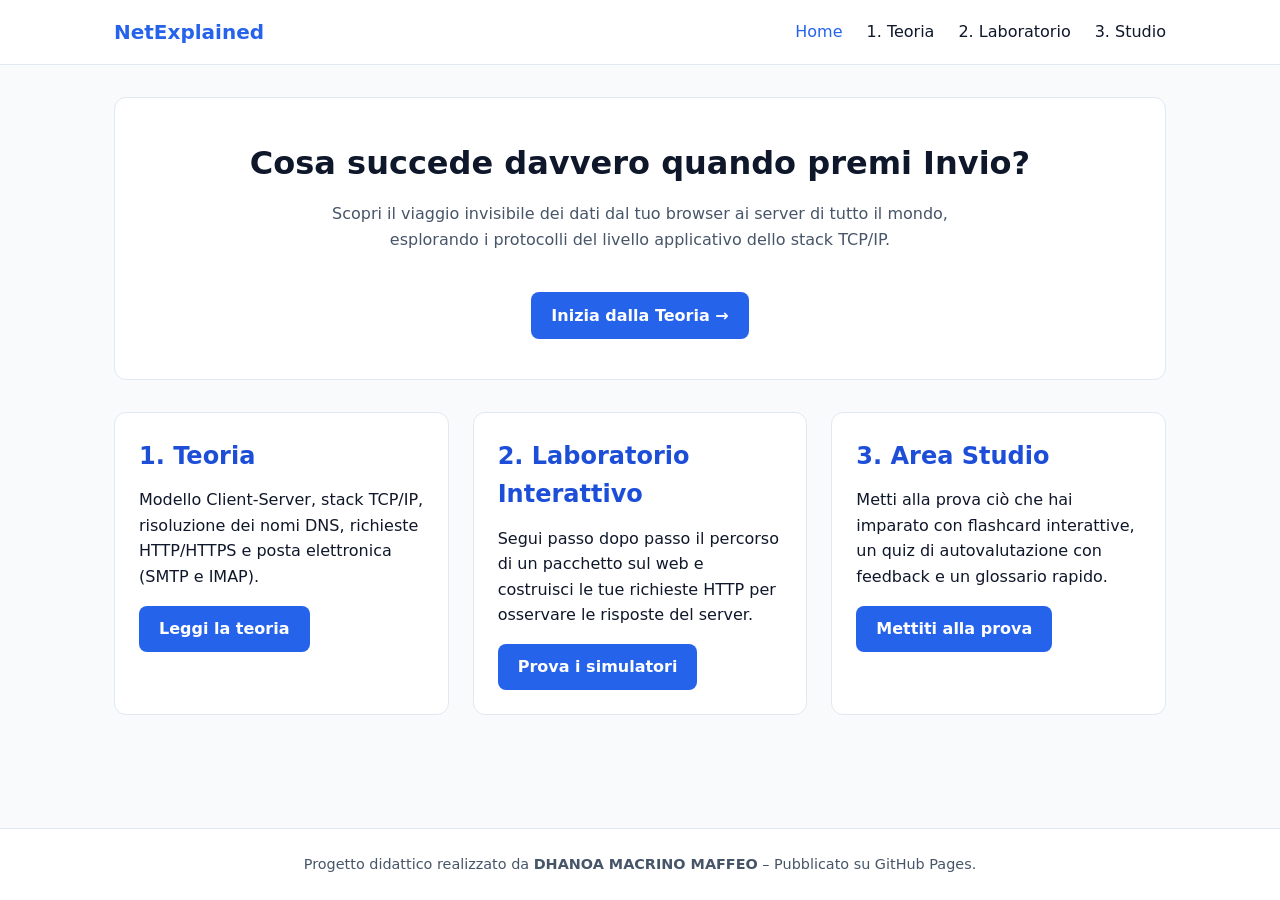
<file: index.html>
<!DOCTYPE html>
<html lang="it">
<head>
  <meta charset="UTF-8">
  <meta name="viewport" content="width=device-width, initial-scale=1.0">
  <title>Come funziona il Web – Protocolli TCP/IP</title>
  <link rel="stylesheet" href="css/style.css">
</head>
<body>
  <header>
    <div class="nav-container">
      <a href="index.html" class="logo">NetExplained</a>
      <button class="menu-btn" id="menuBtn" aria-label="Apri menu">☰</button>
      <ul class="nav-links" id="navLinks">
        <li><a href="index.html" class="active">Home</a></li>
        <li><a href="teoria.html">1. Teoria</a></li>
        <li><a href="laboratorio.html">2. Laboratorio</a></li>
        <li><a href="studio.html">3. Studio</a></li>
      </ul>
    </div>
  </header>

  <main>
    <section class="hero">
      <h1>Cosa succede davvero quando premi Invio?</h1>
      <p>Scopri il viaggio invisibile dei dati dal tuo browser ai server di tutto il mondo, esplorando i protocolli del livello applicativo dello stack TCP/IP.</p>
      <a href="teoria.html" class="btn">Inizia dalla Teoria →</a>
    </section>

    <div class="grid">
      <article class="card">
        <h2>1. Teoria</h2>
        <p>Modello Client-Server, stack TCP/IP, risoluzione dei nomi DNS, richieste HTTP/HTTPS e posta elettronica (SMTP e IMAP).</p>
        <a href="teoria.html" class="btn">Leggi la teoria</a>
      </article>
      <article class="card">
        <h2>2. Laboratorio Interattivo</h2>
        <p>Segui passo dopo passo il percorso di un pacchetto sul web e costruisci le tue richieste HTTP per osservare le risposte del server.</p>
        <a href="laboratorio.html" class="btn">Prova i simulatori</a>
      </article>
      <article class="card">
        <h2>3. Area Studio</h2>
        <p>Metti alla prova ciò che hai imparato con flashcard interattive, un quiz di autovalutazione con feedback e un glossario rapido.</p>
        <a href="studio.html" class="btn">Mettiti alla prova</a>
      </article>
    </div>
  </main>

  <footer>
    <p>Progetto didattico realizzato da <strong>DHANOA MACRINO MAFFEO</strong> – Pubblicato su GitHub Pages.</p>
  </footer>

  <script>
    document.getElementById('menuBtn').addEventListener('click', () => {
      document.getElementById('navLinks').classList.toggle('open');
    });
  </script>
</body>
</html>
</file>
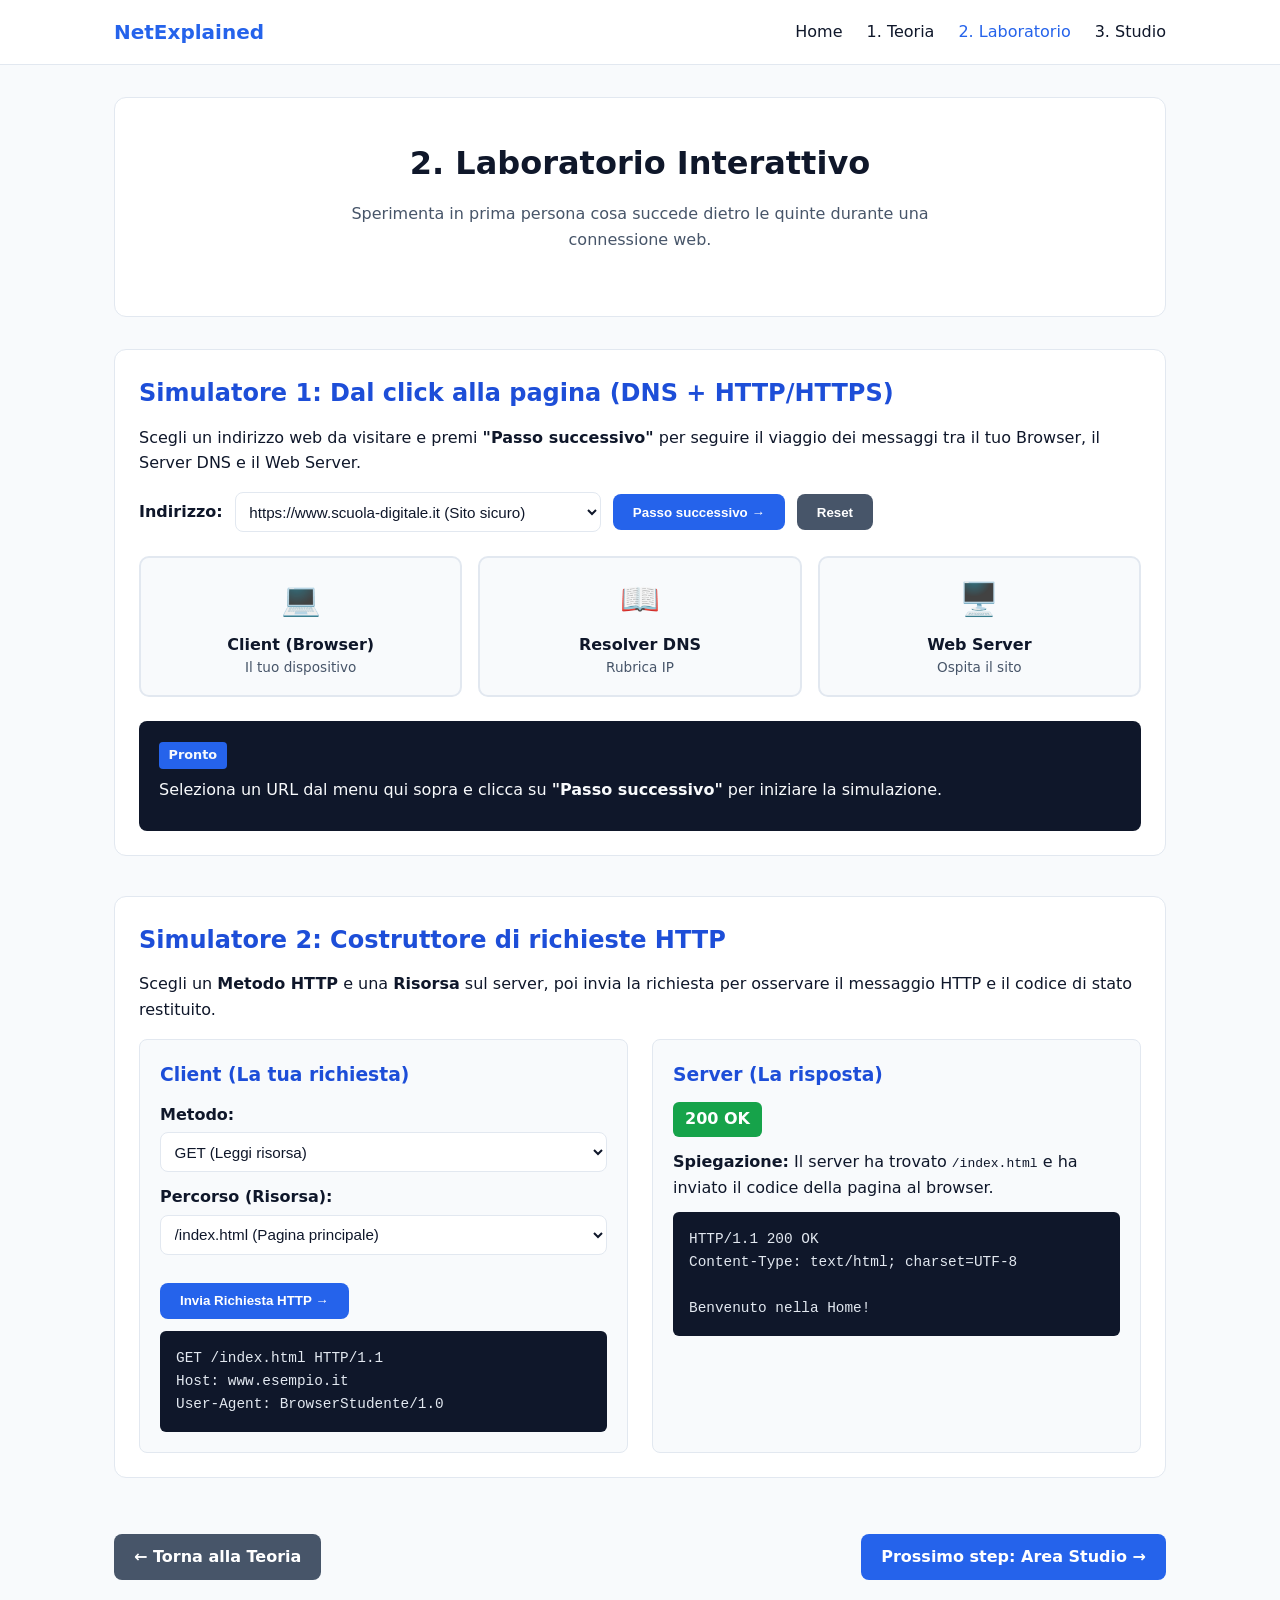
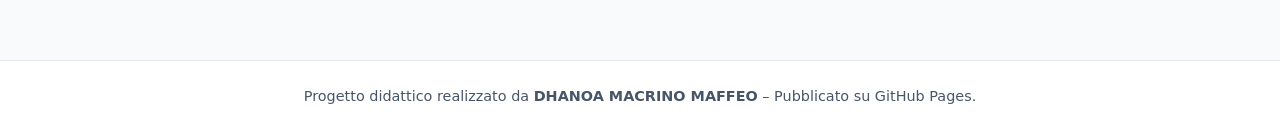
<file: laboratorio.html>
<!DOCTYPE html>
<html lang="it">
<head>
  <meta charset="UTF-8">
  <meta name="viewport" content="width=device-width, initial-scale=1.0">
  <title>2. Laboratorio Interattivo – Come funziona il Web</title>
  <link rel="stylesheet" href="css/style.css">
  <style>
    .sim-box { margin-bottom: 2.5rem; }
    .controls {
      display: flex;
      flex-wrap: wrap;
      gap: 0.75rem;
      align-items: center;
      margin: 1rem 0;
    }
    select {
      padding: 0.6rem;
      border: 1px solid var(--border);
      border-radius: 8px;
      font-size: 0.95rem;
      background: var(--surface);
      color: var(--text);
    }
    .btn-secondary {
      background: #475569;
    }
    .btn-secondary:hover { background: #334155; }
    .btn:disabled {
      background: #cbd5e1;
      cursor: not-allowed;
    }

    /* Schema visuale Simulatore 1 */
    .network-diagram {
      display: grid;
      grid-template-columns: repeat(3, 1fr);
      gap: 1rem;
      margin: 1.5rem 0;
      text-align: center;
    }
    .node {
      border: 2px solid var(--border);
      border-radius: 10px;
      padding: 1rem 0.5rem;
      background: #f8fafc;
      transition: all 0.3s ease;
    }
    .node.active {
      border-color: var(--primary);
      background: #dbeafe;
      transform: translateY(-4px);
      box-shadow: 0 4px 12px rgba(37, 99, 235, 0.15);
    }
    .node.error {
      border-color: var(--err);
      background: #fee2e2;
    }
    .node-icon { font-size: 2rem; display: block; margin-bottom: 0.4rem; }
    .step-log {
      background: #0f172a;
      color: #f8fafc;
      padding: 1.25rem;
      border-radius: 8px;
      min-height: 110px;
    }
    .step-badge {
      display: inline-block;
      background: var(--primary);
      padding: 0.2rem 0.6rem;
      border-radius: 4px;
      font-size: 0.8rem;
      font-weight: bold;
      margin-bottom: 0.5rem;
    }

    /* Layout Simulatore 2 */
    .http-grid {
      display: grid;
      grid-template-columns: 1fr 1fr;
      gap: 1.5rem;
      margin-top: 1rem;
    }
    .panel {
      border: 1px solid var(--border);
      border-radius: 8px;
      padding: 1.25rem;
      background: #f8fafc;
    }
    .raw-box {
      background: #0f172a;
      color: #e2e8f0;
      font-family: monospace;
      padding: 1rem;
      border-radius: 6px;
      margin-top: 0.75rem;
      white-space: pre-wrap;
      font-size: 0.9rem;
    }
    .status-pill {
      display: inline-block;
      padding: 0.3rem 0.75rem;
      border-radius: 6px;
      font-weight: bold;
      color: #fff;
      margin-bottom: 0.75rem;
    }
    .status-ok { background: var(--ok); }
    .status-warn { background: var(--warn); }
    .status-err { background: var(--err); }

    @media (max-width: 768px) {
      .network-diagram { grid-template-columns: 1fr; }
      .http-grid { grid-template-columns: 1fr; }
    }
  </style>
</head>
<body>
  <header>
    <div class="nav-container">
      <a href="index.html" class="logo">NetExplained</a>
      <button class="menu-btn" id="menuBtn" aria-label="Apri menu">☰</button>
      <ul class="nav-links" id="navLinks">
        <li><a href="index.html">Home</a></li>
        <li><a href="teoria.html">1. Teoria</a></li>
        <li><a href="laboratorio.html" class="active">2. Laboratorio</a></li>
        <li><a href="studio.html">3. Studio</a></li>
      </ul>
    </div>
  </header>

  <main>
    <section class="hero">
      <h1>2. Laboratorio Interattivo</h1>
      <p>Sperimenta in prima persona cosa succede dietro le quinte durante una connessione web.</p>
    </section>

    <!-- SIMULATORE 1 -->
    <article class="card sim-box">
      <h2>Simulatore 1: Dal click alla pagina (DNS + HTTP/HTTPS)</h2>
      <p>Scegli un indirizzo web da visitare e premi <strong>"Passo successivo"</strong> per seguire il viaggio dei messaggi tra il tuo Browser, il Server DNS e il Web Server.</p>

      <div class="controls">
        <label for="urlSelect"><strong>Indirizzo:</strong></label>
        <select id="urlSelect">
          <option value="https">https://www.scuola-digitale.it (Sito sicuro)</option>
          <option value="http">http://vecchio-blog.it (Non cifrato)</option>
          <option value="nxdomain">https://www.sito-inesistente.xyz (Dominio errato)</option>
        </select>
        <button class="btn" id="nextStepBtn" style="margin-top:0;">Passo successivo →</button>
        <button class="btn btn-secondary" id="resetSimBtn" style="margin-top:0;">Reset</button>
      </div>

      <div class="network-diagram">
        <div class="node" id="nodeClient">
          <span class="node-icon">💻</span>
          <strong>Client (Browser)</strong>
          <div style="font-size:0.85rem; color:var(--muted);">Il tuo dispositivo</div>
        </div>
        <div class="node" id="nodeDns">
          <span class="node-icon">📖</span>
          <strong>Resolver DNS</strong>
          <div style="font-size:0.85rem; color:var(--muted);">Rubrica IP</div>
        </div>
        <div class="node" id="nodeServer">
          <span class="node-icon">🖥️</span>
          <strong>Web Server</strong>
          <div style="font-size:0.85rem; color:var(--muted);">Ospita il sito</div>
        </div>
      </div>

      <div class="step-log" id="stepLog">
        <span class="step-badge">Pronto</span>
        <p>Seleziona un URL dal menu qui sopra e clicca su <strong>"Passo successivo"</strong> per iniziare la simulazione.</p>
      </div>
    </article>

    <!-- SIMULATORE 2 -->
    <article class="card sim-box">
      <h2>Simulatore 2: Costruttore di richieste HTTP</h2>
      <p>Scegli un <strong>Metodo HTTP</strong> e una <strong>Risorsa</strong> sul server, poi invia la richiesta per osservare il messaggio HTTP e il codice di stato restituito.</p>

      <div class="http-grid">
        <div class="panel">
          <h3>Client (La tua richiesta)</h3>
          <div style="margin: 0.75rem 0;">
            <label for="methodSelect"><strong>Metodo:</strong></label><br>
            <select id="methodSelect" style="width:100%; margin-top:0.3rem;">
              <option value="GET">GET (Leggi risorsa)</option>
              <option value="POST">POST (Invia dati)</option>
              <option value="DELETE">DELETE (Elimina risorsa)</option>
            </select>
          </div>
          <div style="margin: 0.75rem 0;">
            <label for="pathSelect"><strong>Percorso (Risorsa):</strong></label><br>
            <select id="pathSelect" style="width:100%; margin-top:0.3rem;">
              <option value="/index.html">/index.html (Pagina principale)</option>
              <option value="/contatti">/contatti (Modulo invio messaggio)</option>
              <option value="/area-riservata">/area-riservata (Cartella protetta)</option>
              <option value="/pagina-fantasma">/pagina-fantasma (Non esiste)</option>
              <option value="/crash-server">/crash-server (Simula guasto interno)</option>
            </select>
          </div>
          <button class="btn" id="sendHttpBtn">Invia Richiesta HTTP →</button>

          <div class="raw-box" id="rawRequest">GET /index.html HTTP/1.1
Host: www.esempio.it
User-Agent: BrowserStudente/1.0</div>
        </div>

        <div class="panel">
          <h3>Server (La risposta)</h3>
          <div id="responseArea" style="margin-top:0.75rem;">
            <span class="status-pill status-ok">200 OK</span>
            <p><strong>Spiegazione:</strong> Il server ha trovato <code>/index.html</code> e ha inviato il codice della pagina al browser.</p>
            <div class="raw-box" id="rawResponse">HTTP/1.1 200 OK
Content-Type: text/html; charset=UTF-8

<html><body>Benvenuto nella Home!</body></html></div>
          </div>
        </div>
      </div>
    </article>

    <div style="display:flex; justify-content:space-between; flex-wrap:wrap; gap:1rem;">
      <a href="teoria.html" class="btn btn-secondary">← Torna alla Teoria</a>
      <a href="studio.html" class="btn">Prossimo step: Area Studio →</a>
    </div>
  </main>

  <footer>
    <p>Progetto didattico realizzato da <strong>DHANOA MACRINO MAFFEO</strong> – Pubblicato su GitHub Pages.</p>

  </footer>

  <script>
    // Menu mobile
    document.getElementById('menuBtn').addEventListener('click', () => {
      document.getElementById('navLinks').classList.toggle('open');
    });

    // --- LOGICA SIMULATORE 1 ---
    const scenarios = {
      https: [
        {
          node: 'nodeClient',
          badge: 'Step 1 / 5 – Richiesta DNS',
          text: 'Il Browser non sa dove si trova "www.scuola-digitale.it". Invia una query al Resolver DNS per chiedere l’indirizzo IP corrispondente.'
        },
        {
          node: 'nodeDns',
          badge: 'Step 2 / 5 – Risposta DNS',
          text: 'Il Resolver DNS consulta la gerarchia dei nomi e risponde al Browser: "L’indirizzo IP del server è 93.184.216.34".'
        },
        {
          node: 'nodeServer',
          badge: 'Step 3 / 5 – Handshake TLS (Sicurezza)',
          text: 'Poiché l’URL inizia con HTTPS, Browser e Server si scambiano i certificati digitali e concordano una chiave crittografica. Compare il lucchetto!'
        },
        {
          node: 'nodeClient',
          badge: 'Step 4 / 5 – Richiesta HTTP cifrata',
          text: 'Il Browser invia il messaggio "GET / HTTP/1.1" all’interno del tunnel cifrato TLS verso l’IP 93.184.216.34.'
        },
        {
          node: 'nodeServer',
          badge: 'Step 5 / 5 – Risposta 200 OK',
          text: 'Il Web Server decifra la richiesta, risponde con "200 OK" e invia i file HTML e CSS. Il Browser disegna la pagina sullo schermo.'
        }
      ],
      http: [
        {
          node: 'nodeClient',
          badge: 'Step 1 / 4 – Richiesta DNS',
          text: 'Il Browser chiede al Resolver DNS qual è l’indirizzo IP di "vecchio-blog.it".'
        },
        {
          node: 'nodeDns',
          badge: 'Step 2 / 4 – Risposta DNS',
          text: 'Il Resolver DNS risponde con l’indirizzo IP: 198.51.100.42.'
        },
        {
          node: 'nodeClient',
          badge: 'Step 3 / 4 – Richiesta HTTP IN CHIARO',
          text: 'ATTENZIONE: Nessun passaggio TLS! Il Browser invia "GET / HTTP/1.1" in chiaro. Il browser mostra l’avviso "Non sicuro" perché i dati non sono cifrati.'
        },
        {
          node: 'nodeServer',
          badge: 'Step 4 / 4 – Risposta 200 OK',
          text: 'Il Server invia la pagina web in chiaro. La pagina si carica, ma eventuali password inserite potrebbero essere intercettate sulla rete.'
        }
      ],
      nxdomain: [
        {
          node: 'nodeClient',
          badge: 'Step 1 / 2 – Richiesta DNS',
          text: 'Il Browser chiede al Resolver DNS l’indirizzo IP di "www.sito-inesistente.xyz".'
        },
        {
          node: 'nodeDns',
          badge: 'Step 2 / 2 – Errore NXDOMAIN',
          error: true,
          text: 'ERRORE DNS (NXDOMAIN): Il dominio non esiste nella rubrica mondiale di Internet. La connessione si ferma qui: il Web Server non viene nemmeno contattato!'
        }
      ]
    };

    let currentStep = 0;
    const urlSelect = document.getElementById('urlSelect');
    const nextStepBtn = document.getElementById('nextStepBtn');
    const resetSimBtn = document.getElementById('resetSimBtn');
    const stepLog = document.getElementById('stepLog');

    function clearNodes() {
      ['nodeClient', 'nodeDns', 'nodeServer'].forEach(id => {
        document.getElementById(id).classList.remove('active', 'error');
      });
    }

    function resetSim1() {
      currentStep = 0;
      clearNodes();
      nextStepBtn.disabled = false;
      stepLog.innerHTML = '<span class="step-badge">Pronto</span><p>Seleziona un URL dal menu qui sopra e clicca su <strong>"Passo successivo"</strong> per iniziare la simulazione.</p>';
    }

    nextStepBtn.addEventListener('click', () => {
      const steps = scenarios[urlSelect.value];
      if (currentStep < steps.length) {
        const s = steps[currentStep];
        clearNodes();
        const activeEl = document.getElementById(s.node);
        activeEl.classList.add(s.error ? 'error' : 'active');
        stepLog.innerHTML = `<span class="step-badge">${s.badge}</span><p>${s.text}</p>`;
        currentStep++;
        if (currentStep === steps.length) {
          nextStepBtn.disabled = true;
        }
      }
    });

    resetSimBtn.addEventListener('click', resetSim1);
    urlSelect.addEventListener('change', resetSim1);

    // --- LOGICA SIMULATORE 2 ---
    const methodSelect = document.getElementById('methodSelect');
    const pathSelect = document.getElementById('pathSelect');
    const rawRequest = document.getElementById('rawRequest');
    const responseArea = document.getElementById('responseArea');

    function updateRequestPreview() {
      const m = methodSelect.value;
      const p = pathSelect.value;
      let body = m === 'POST' ? '\nContent-Type: application/x-www-form-urlencoded\n\nnome=Mario&messaggio=Ciao' : '';
      rawRequest.textContent = `${m} ${p} HTTP/1.1\nHost: www.esempio.it\nUser-Agent: BrowserStudente/1.0${body}`;
    }

    methodSelect.addEventListener('change', updateRequestPreview);
    pathSelect.addEventListener('change', updateRequestPreview);

    document.getElementById('sendHttpBtn').addEventListener('click', () => {
      updateRequestPreview();
      const m = methodSelect.value;
      const p = pathSelect.value;

      let code = '200 OK';
      let pillClass = 'status-ok';
      let explanation = '';
      let rawBody = '';

      if (p === '/crash-server') {
        code = '500 Internal Server Error';
        pillClass = 'status-err';
        explanation = 'Il server ha riscontrato un errore interno imprevisto nel codice e non può completare la richiesta.';
        rawBody = 'HTTP/1.1 500 Internal Server Error\nContent-Type: text/plain\n\nErrore interno del server.';
      } else if (p === '/pagina-fantasma') {
        code = '404 Not Found';
        pillClass = 'status-warn';
        explanation = 'La risorsa richiesta non esiste sul server. Controlla di aver digitato correttamente l’URL.';
        rawBody = 'HTTP/1.1 404 Not Found\nContent-Type: text/html\n\n<h1>404 - Pagina non trovata</h1>';
      } else if (p === '/area-riservata') {
        code = '403 Forbidden';
        pillClass = 'status-err';
        explanation = 'Il server ha capito la richiesta, ma ti nega l’accesso perché non hai i permessi di amministratore.';
        rawBody = 'HTTP/1.1 403 Forbidden\nContent-Type: text/plain\n\nAccesso negato a questa cartella.';
      } else if (m === 'DELETE') {
        code = '405 Method Not Allowed';
        pillClass = 'status-warn';
        explanation = 'Il server non permette a un utente normale di cancellare file con il metodo DELETE!';
        rawBody = 'HTTP/1.1 405 Method Not Allowed\nAllow: GET, POST';
      } else if (p === '/contatti' && m === 'POST') {
        code = '201 Created';
        pillClass = 'status-ok';
        explanation = 'I dati del modulo sono stati inviati con successo tramite POST e il server ha salvato il nuovo messaggio.';
        rawBody = 'HTTP/1.1 201 Created\nContent-Type: application/json\n\n{"stato": "Messaggio ricevuto"}';
      } else {
        code = '200 OK';
        pillClass = 'status-ok';
        explanation = `Richiesta ${m} su ${p} completata con successo! Il server restituisce il contenuto della pagina.`;
        rawBody = `HTTP/1.1 200 OK\nContent-Type: text/html; charset=UTF-8\n\n<html><body>Contenuto di ${p}</body></html>`;
      }

      responseArea.innerHTML = `
        <span class="status-pill ${pillClass}">${code}</span>
        <p><strong>Spiegazione:</strong> ${explanation}</p>
        <div class="raw-box">${rawBody}</div>
      `;
    });
  </script>
</body>
</html>
</file>
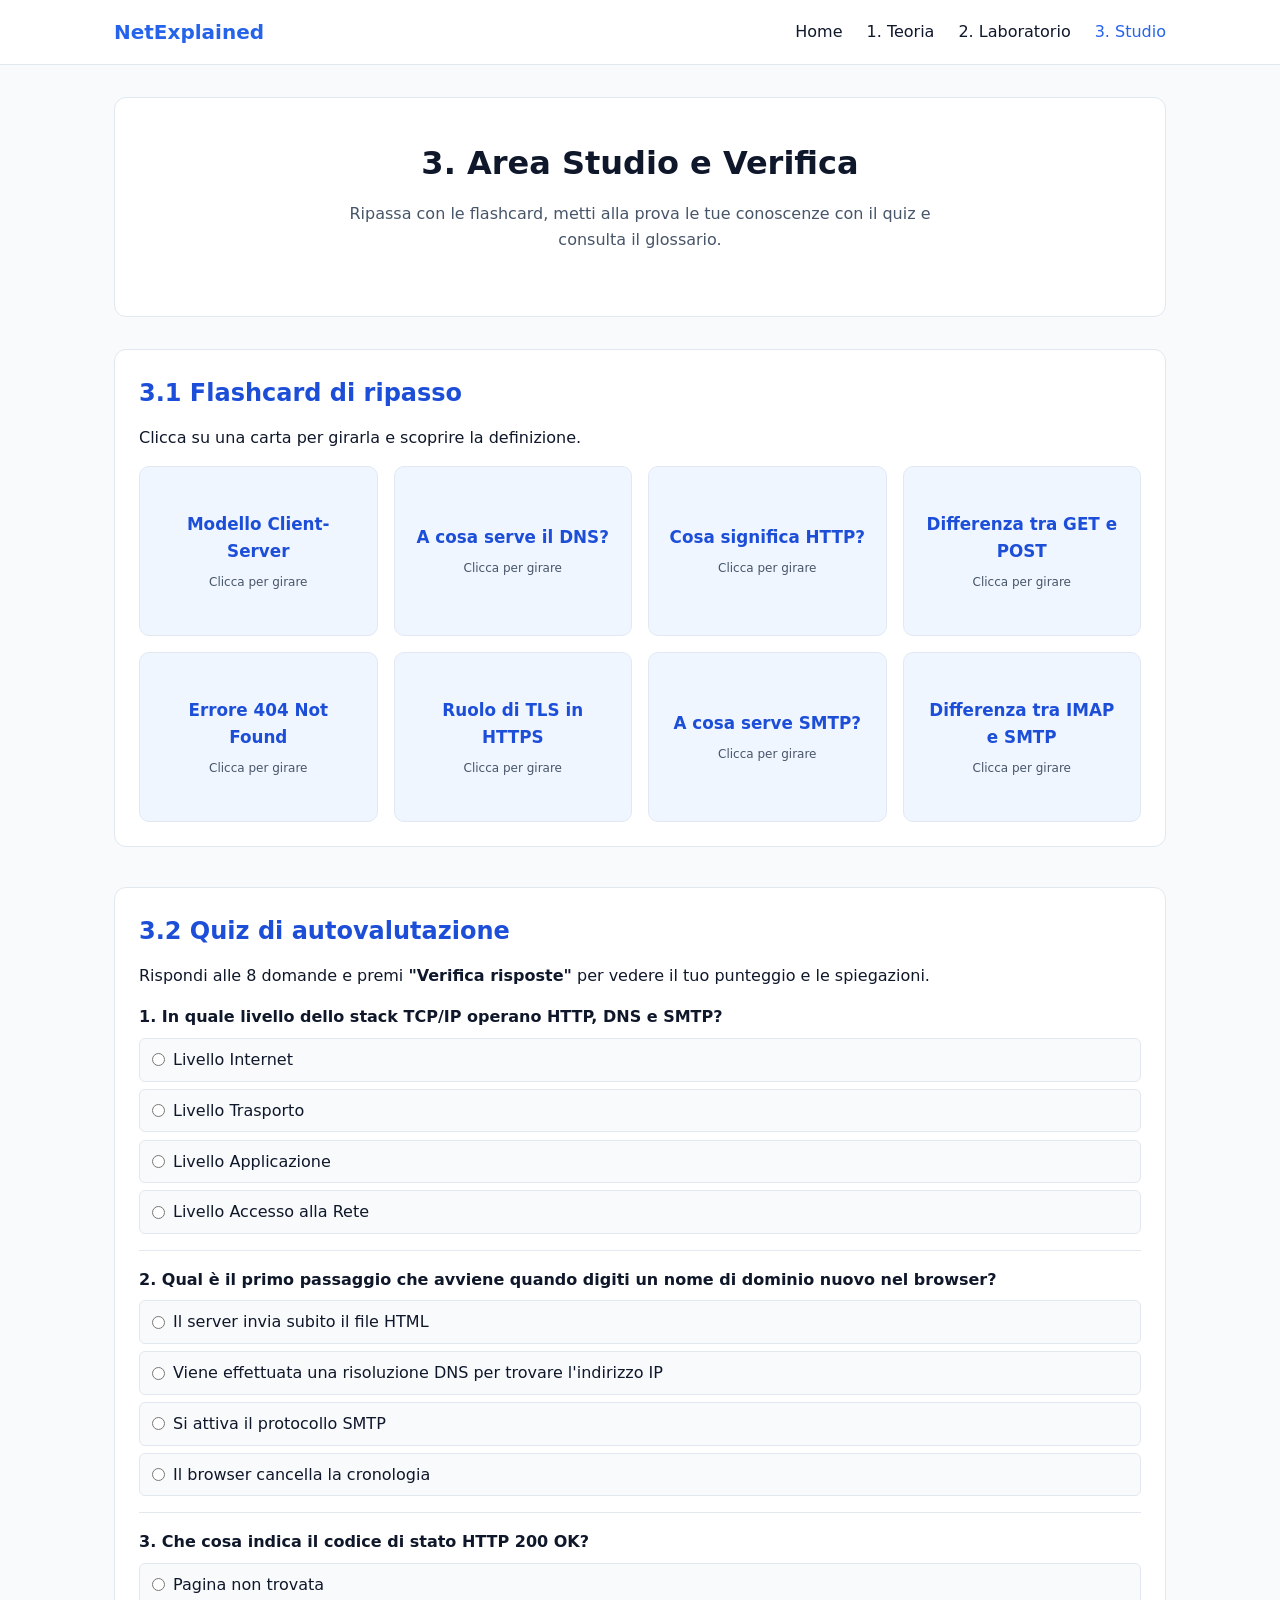
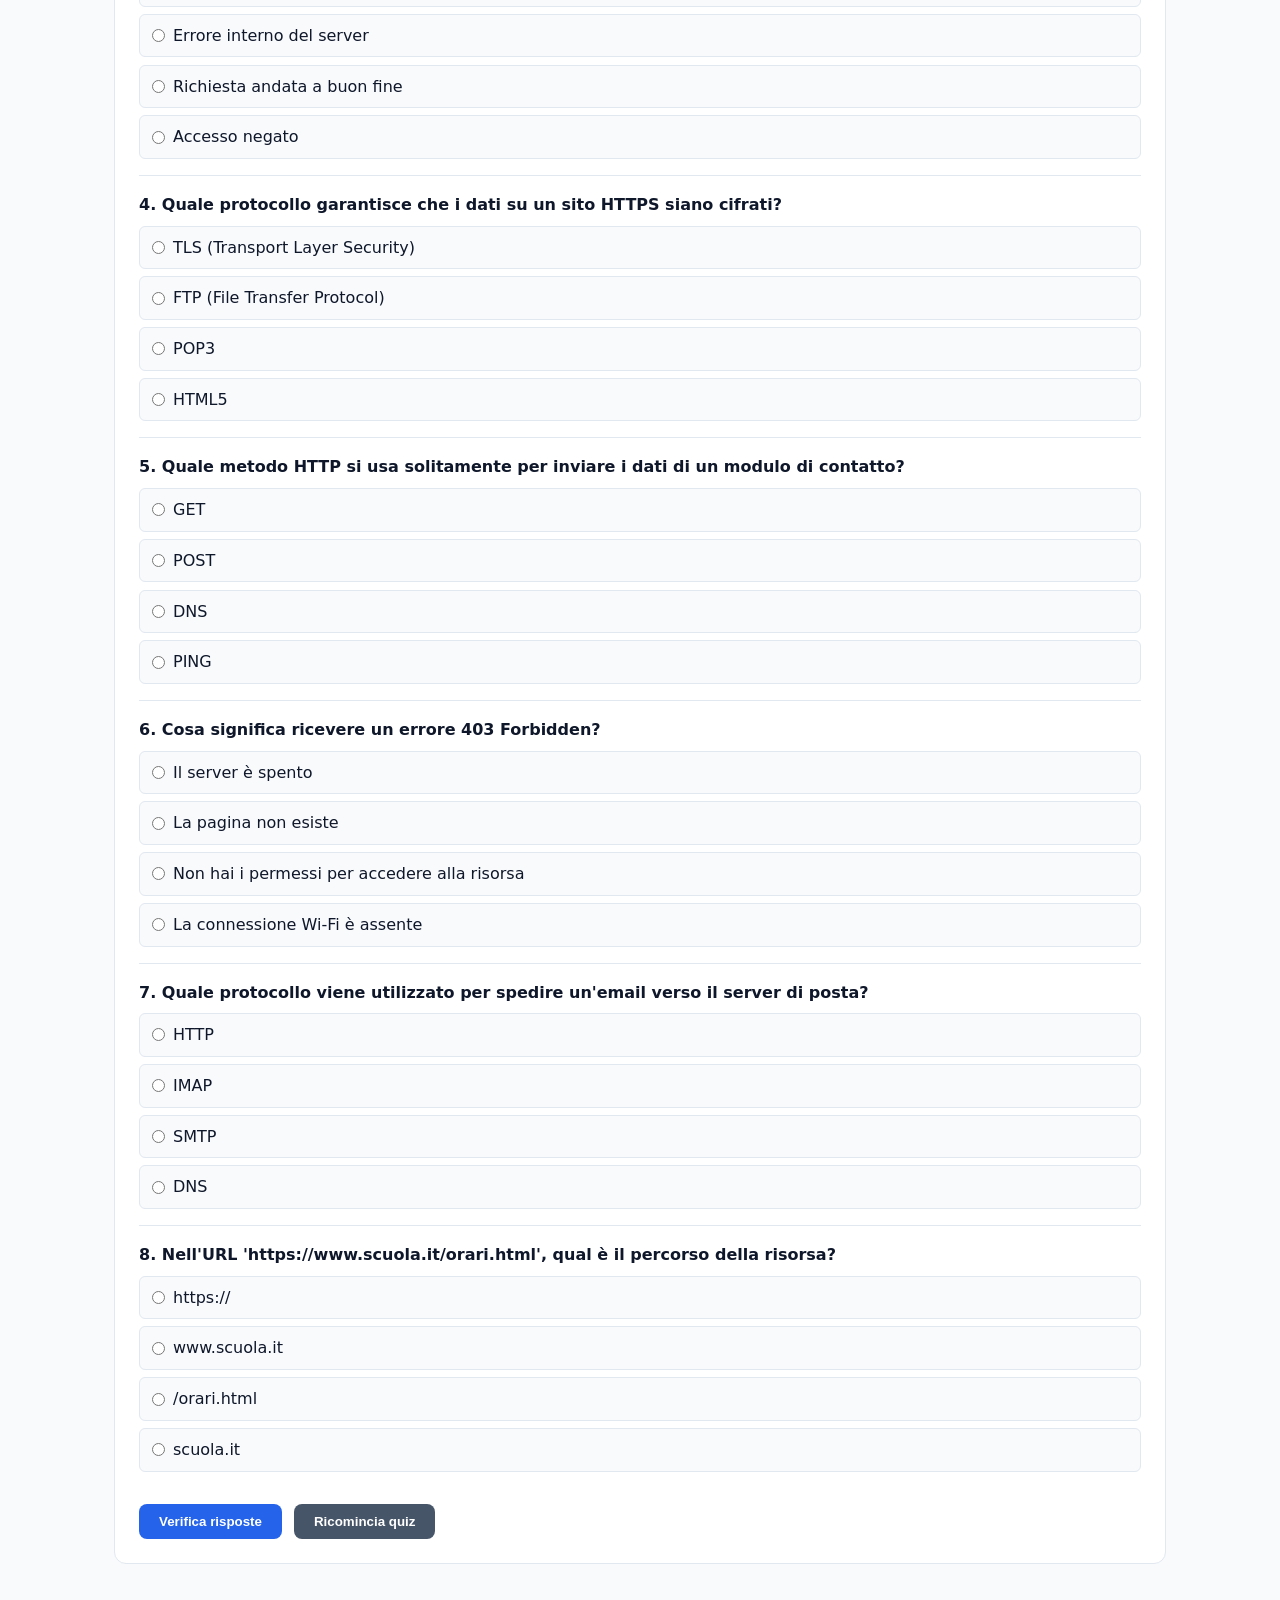
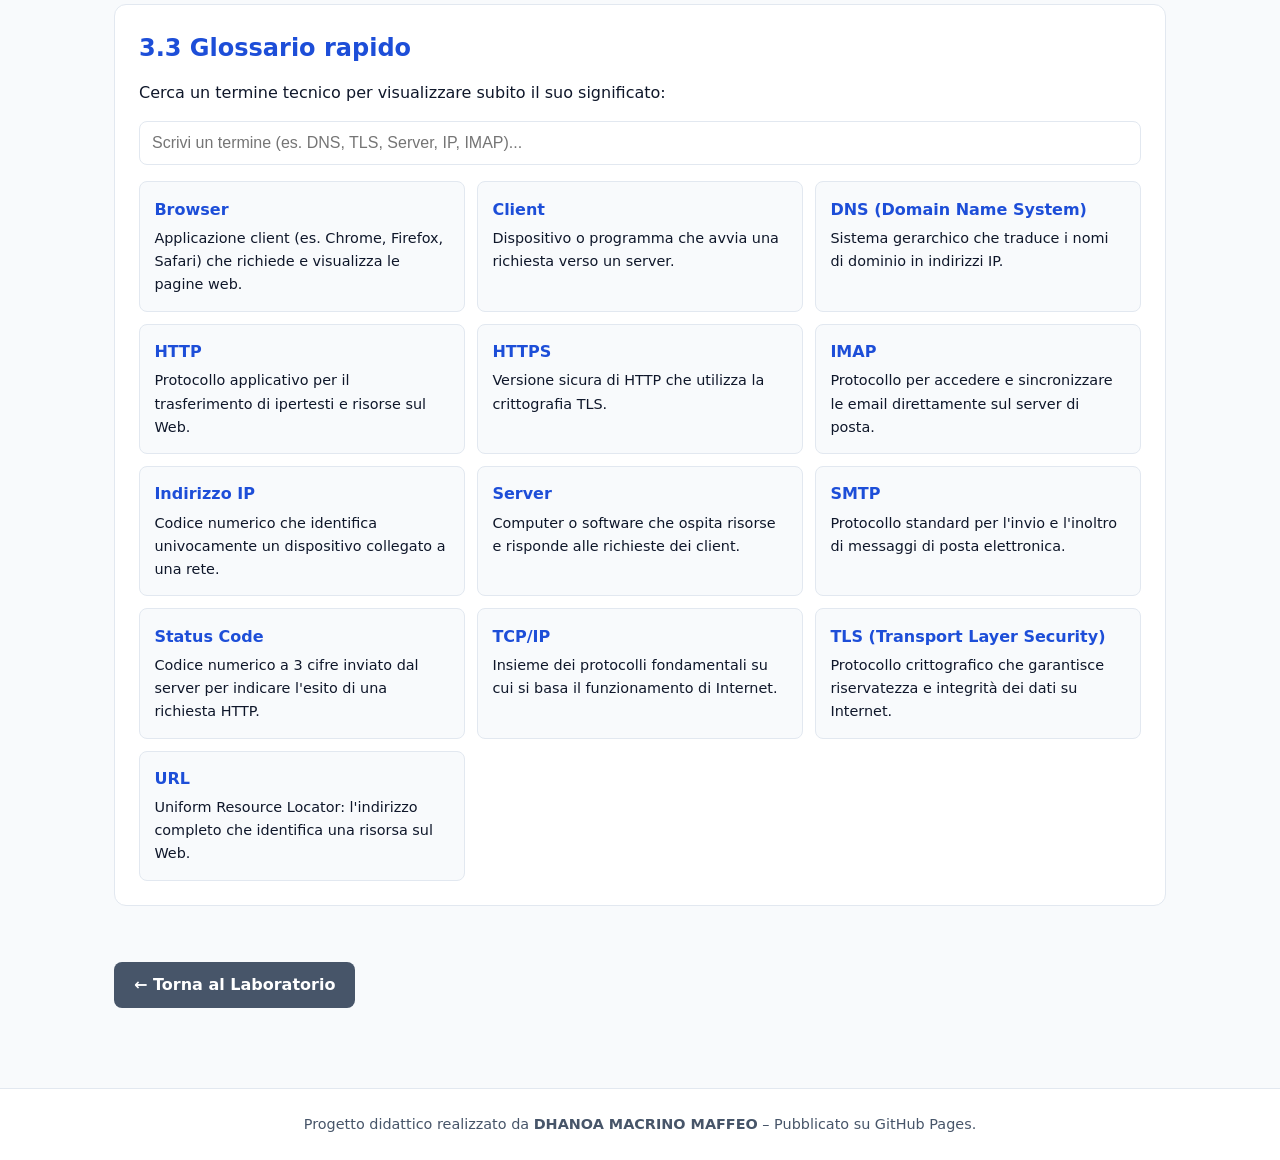
<file: studio.html>
<!DOCTYPE html>
<html lang="it">
<head>
  <meta charset="UTF-8">
  <meta name="viewport" content="width=device-width, initial-scale=1.0">
  <title>3. Area Studio – Come funziona il Web</title>
  <link rel="stylesheet" href="css/style.css">
  <style>
    .study-section { margin-bottom: 2.5rem; }

    /* Flashcard 3D */
    .flashcard-grid {
      display: grid;
      grid-template-columns: repeat(auto-fit, minmax(230px, 1fr));
      gap: 1rem;
      margin-top: 1rem;
    }
    .flashcard {
      height: 170px;
      perspective: 1000px;
      cursor: pointer;
    }
    .flashcard-inner {
      position: relative;
      width: 100%;
      height: 100%;
      transition: transform 0.5s;
      transform-style: preserve-3d;
    }
    .flashcard.flipped .flashcard-inner {
      transform: rotateY(180deg);
    }
    .flashcard-front, .flashcard-back {
      position: absolute;
      width: 100%;
      height: 100%;
      backface-visibility: hidden;
      border-radius: 10px;
      padding: 1.25rem;
      display: flex;
      flex-direction: column;
      justify-content: center;
      align-items: center;
      text-align: center;
      border: 1px solid var(--border);
    }
    .flashcard-front {
      background: #eff6ff;
      color: var(--primary-dark);
      font-weight: bold;
      font-size: 1.05rem;
    }
    .flashcard-front small {
      font-weight: normal;
      font-size: 0.75rem;
      color: var(--muted);
      margin-top: 0.5rem;
    }
    .flashcard-back {
      background: var(--primary);
      color: #fff;
      transform: rotateY(180deg);
      font-size: 0.9rem;
    }

    /* Quiz */
    .quiz-item {
      border-bottom: 1px solid var(--border);
      padding: 1rem 0;
    }
    .quiz-item:last-of-type { border-bottom: none; }
    .quiz-options {
      display: flex;
      flex-direction: column;
      gap: 0.45rem;
      margin-top: 0.5rem;
    }
    .quiz-options label {
      display: flex;
      align-items: center;
      gap: 0.5rem;
      padding: 0.5rem 0.75rem;
      border: 1px solid var(--border);
      border-radius: 6px;
      cursor: pointer;
      background: #f8fafc;
    }
    .quiz-options label:hover { background: #f1f5f9; }
    .feedback {
      margin-top: 0.5rem;
      padding: 0.6rem 0.85rem;
      border-radius: 6px;
      font-size: 0.9rem;
      display: none;
    }
    .feedback.correct {
      display: block;
      background: #dcfce7;
      color: #166534;
      border: 1px solid #86efac;
    }
    .feedback.wrong {
      display: block;
      background: #fee2e2;
      color: #991b1b;
      border: 1px solid #fca5a5;
    }
    .score-banner {
      margin-top: 1.25rem;
      padding: 1rem;
      border-radius: 8px;
      background: #dbeafe;
      color: #1e3a8a;
      font-weight: bold;
      display: none;
    }

    /* Glossario */
    .search-input {
      width: 100%;
      padding: 0.75rem;
      border: 1px solid var(--border);
      border-radius: 8px;
      font-size: 1rem;
      margin: 1rem 0;
    }
    .glossary-list {
      display: grid;
      grid-template-columns: repeat(auto-fit, minmax(280px, 1fr));
      gap: 0.75rem;
    }
    .glossary-item {
      background: #f8fafc;
      border: 1px solid var(--border);
      border-radius: 8px;
      padding: 0.9rem;
    }
    .glossary-item strong { color: var(--primary-dark); }
  </style>
</head>
<body>
  <header>
    <div class="nav-container">
      <a href="index.html" class="logo">NetExplained</a>
      <button class="menu-btn" id="menuBtn" aria-label="Apri menu">☰</button>
      <ul class="nav-links" id="navLinks">
        <li><a href="index.html">Home</a></li>
        <li><a href="teoria.html">1. Teoria</a></li>
        <li><a href="laboratorio.html">2. Laboratorio</a></li>
        <li><a href="studio.html" class="active">3. Studio</a></li>
      </ul>
    </div>
  </header>

  <main>
    <section class="hero">
      <h1>3. Area Studio e Verifica</h1>
      <p>Ripassa con le flashcard, metti alla prova le tue conoscenze con il quiz e consulta il glossario.</p>
    </section>

    <!-- 1. FLASHCARD -->
    <article class="card study-section">
      <h2>3.1 Flashcard di ripasso</h2>
      <p>Clicca su una carta per girarla e scoprire la definizione.</p>
      <div class="flashcard-grid" id="flashcardGrid"></div>
    </article>

    <!-- 2. QUIZ -->
    <article class="card study-section">
      <h2>3.2 Quiz di autovalutazione</h2>
      <p>Rispondi alle 8 domande e premi <strong>"Verifica risposte"</strong> per vedere il tuo punteggio e le spiegazioni.</p>
      <div id="quizContainer"></div>
      <div style="margin-top: 1rem; display: flex; gap: 0.75rem; flex-wrap: wrap;">
        <button class="btn" id="checkQuizBtn" style="margin-top:0;">Verifica risposte</button>
        <button class="btn" id="resetQuizBtn" style="margin-top:0; background:#475569;">Ricomincia quiz</button>
      </div>
      <div class="score-banner" id="scoreBanner"></div>
    </article>

    <!-- 3. GLOSSARIO -->
    <article class="card study-section">
      <h2>3.3 Glossario rapido</h2>
      <p>Cerca un termine tecnico per visualizzare subito il suo significato:</p>
      <input type="text" id="glossarySearch" class="search-input" placeholder="Scrivi un termine (es. DNS, TLS, Server, IP, IMAP)...">
      <div class="glossary-list" id="glossaryList"></div>
    </article>

    <div>
      <a href="laboratorio.html" class="btn" style="background:#475569;">← Torna al Laboratorio</a>
    </div>
  </main>

  <footer>
    <p>Progetto didattico realizzato da <strong>DHANOA MACRINO MAFFEO</strong> – Pubblicato su GitHub Pages.</p>

  </footer>

  <script>
    // Menu mobile
    document.getElementById('menuBtn').addEventListener('click', () => {
      document.getElementById('navLinks').classList.toggle('open');
    });

    // --- 1. DATI E LOGICA FLASHCARD ---
    const flashcardsData = [
      { front: "Modello Client-Server", back: "Architettura in cui un Client (es. browser) richiede servizi o risorse a un Server sempre attivo in rete." },
      { front: "A cosa serve il DNS?", back: "Traduce i nomi di dominio leggibili dall'uomo (es. www.esempio.it) in indirizzi IP numerici." },
      { front: "Cosa significa HTTP?", back: "HyperText Transfer Protocol: il protocollo del livello applicativo usato per trasferire pagine web." },
      { front: "Differenza tra GET e POST", back: "GET chiede e legge una risorsa dal server; POST invia dati al server (es. moduli di registrazione)." },
      { front: "Errore 404 Not Found", back: "Codice di stato HTTP che indica che la pagina richiesta non esiste sul server." },
      { front: "Ruolo di TLS in HTTPS", back: "Transport Layer Security: cifra i dati scambiati tra browser e server e verifica l'identità del sito." },
      { front: "A cosa serve SMTP?", back: "Simple Mail Transfer Protocol: protocollo usato per inviare e inoltrare le email tra client e server." },
      { front: "Differenza tra IMAP e SMTP", back: "SMTP serve per inviare la posta; IMAP serve per leggere e sincronizzare le email su più dispositivi." }
    ];

    const flashcardGrid = document.getElementById('flashcardGrid');
    flashcardsData.forEach(item => {
      const card = document.createElement('div');
      card.className = 'flashcard';
      card.innerHTML = `
        <div class="flashcard-inner">
          <div class="flashcard-front">
            <span>${item.front}</span>
            <small>Clicca per girare</small>
          </div>
          <div class="flashcard-back">
            <span>${item.back}</span>
          </div>
        </div>
      `;
      card.addEventListener('click', () => card.classList.toggle('flipped'));
      flashcardGrid.appendChild(card);
    });

    // --- 2. DATI E LOGICA QUIZ ---
    const quizData = [
      {
        q: "1. In quale livello dello stack TCP/IP operano HTTP, DNS e SMTP?",
        options: ["Livello Internet", "Livello Trasporto", "Livello Applicazione", "Livello Accesso alla Rete"],
        answer: 2,
        explanation: "HTTP, DNS, HTTPS, SMTP e IMAP operano tutti nel Livello Applicazione, quello più vicino ai programmi dell'utente."
      },
      {
        q: "2. Qual è il primo passaggio che avviene quando digiti un nome di dominio nuovo nel browser?",
        options: ["Il server invia subito il file HTML", "Viene effettuata una risoluzione DNS per trovare l'indirizzo IP", "Si attiva il protocollo SMTP", "Il browser cancella la cronologia"],
        answer: 1,
        explanation: "Senza l'indirizzo IP restituito dal DNS, il browser non sa a quale computer in rete inviare la richiesta."
      },
      {
        q: "3. Che cosa indica il codice di stato HTTP 200 OK?",
        options: ["Pagina non trovata", "Errore interno del server", "Richiesta andata a buon fine", "Accesso negato"],
        answer: 2,
        explanation: "200 OK è la risposta standard che conferma che il server ha elaborato correttamente la richiesta."
      },
      {
        q: "4. Quale protocollo garantisce che i dati su un sito HTTPS siano cifrati?",
        options: ["TLS (Transport Layer Security)", "FTP (File Transfer Protocol)", "POP3", "HTML5"],
        answer: 0,
        explanation: "HTTPS utilizza TLS per cifrare la comunicazione ed evitare che terzi possano intercettare password o dati."
      },
      {
        q: "5. Quale metodo HTTP si usa solitamente per inviare i dati di un modulo di contatto?",
        options: ["GET", "POST", "DNS", "PING"],
        answer: 1,
        explanation: "POST invia dati nel corpo della richiesta HTTP per farli elaborare o salvare dal server."
      },
      {
        q: "6. Cosa significa ricevere un errore 403 Forbidden?",
        options: ["Il server è spento", "La pagina non esiste", "Non hai i permessi per accedere alla risorsa", "La connessione Wi-Fi è assente"],
        answer: 2,
        explanation: "403 Forbidden indica che il server ha compreso la richiesta ma rifiuta di autorizzarla."
      },
      {
        q: "7. Quale protocollo viene utilizzato per spedire un'email verso il server di posta?",
        options: ["HTTP", "IMAP", "SMTP", "DNS"],
        answer: 2,
        explanation: "SMTP (Simple Mail Transfer Protocol) gestisce l'invio e l'inoltro dei messaggi di posta elettronica."
      },
      {
        q: "8. Nell'URL 'https://www.scuola.it/orari.html', qual è il percorso della risorsa?",
        options: ["https://", "www.scuola.it", "/orari.html", "scuola.it"],
        answer: 2,
        explanation: "'/orari.html' è il path (percorso) che indica al server quale file specifico restituire."
      }
    ];

    const quizContainer = document.getElementById('quizContainer');
    quizData.forEach((item, idx) => {
      const div = document.createElement('div');
      div.className = 'quiz-item';
      const optsHtml = item.options.map((opt, oIdx) => `
        <label>
          <input type="radio" name="q${idx}" value="${oIdx}">
          <span>${opt}</span>
        </label>
      `).join('');
      div.innerHTML = `
        <strong>${item.q}</strong>
        <div class="quiz-options">${optsHtml}</div>
        <div class="feedback" id="fb${idx}"></div>
      `;
      quizContainer.appendChild(div);
    });

    document.getElementById('checkQuizBtn').addEventListener('click', () => {
      let score = 0;
      quizData.forEach((item, idx) => {
        const selected = document.querySelector(`input[name="q${idx}"]:checked`);
        const fb = document.getElementById(`fb${idx}`);
        if (selected && parseInt(selected.value) === item.answer) {
          score++;
          fb.className = 'feedback correct';
          fb.textContent = '✓ Corretto! ' + item.explanation;
        } else {
          fb.className = 'feedback wrong';
          fb.textContent = '✗ Errato. ' + item.explanation;
        }
      });
      const banner = document.getElementById('scoreBanner');
      banner.style.display = 'block';
      banner.textContent = `Risultato finale: hai risposto correttamente a ${score} domande su ${quizData.length}!`;
    });

    document.getElementById('resetQuizBtn').addEventListener('click', () => {
      document.querySelectorAll('input[type="radio"]').forEach(r => r.checked = false);
      document.querySelectorAll('.feedback').forEach(fb => {
        fb.className = 'feedback';
        fb.textContent = '';
      });
      document.getElementById('scoreBanner').style.display = 'none';
    });

    // --- 3. DATI E LOGICA GLOSSARIO ---
    const glossaryData = [
      { term: "Browser", def: "Applicazione client (es. Chrome, Firefox, Safari) che richiede e visualizza le pagine web." },
      { term: "Client", def: "Dispositivo o programma che avvia una richiesta verso un server." },
      { term: "DNS (Domain Name System)", def: "Sistema gerarchico che traduce i nomi di dominio in indirizzi IP." },
      { term: "HTTP", def: "Protocollo applicativo per il trasferimento di ipertesti e risorse sul Web." },
      { term: "HTTPS", def: "Versione sicura di HTTP che utilizza la crittografia TLS." },
      { term: "IMAP", def: "Protocollo per accedere e sincronizzare le email direttamente sul server di posta." },
      { term: "Indirizzo IP", def: "Codice numerico che identifica univocamente un dispositivo collegato a una rete." },
      { term: "Server", def: "Computer o software che ospita risorse e risponde alle richieste dei client." },
      { term: "SMTP", def: "Protocollo standard per l'invio e l'inoltro di messaggi di posta elettronica." },
      { term: "Status Code", def: "Codice numerico a 3 cifre inviato dal server per indicare l'esito di una richiesta HTTP." },
      { term: "TCP/IP", def: "Insieme dei protocolli fondamentali su cui si basa il funzionamento di Internet." },
      { term: "TLS (Transport Layer Security)", def: "Protocollo crittografico che garantisce riservatezza e integrità dei dati su Internet." },
      { term: "URL", def: "Uniform Resource Locator: l'indirizzo completo che identifica una risorsa sul Web." }
    ];

    const glossaryList = document.getElementById('glossaryList');
    const glossarySearch = document.getElementById('glossarySearch');

    function renderGlossary(filter = '') {
      const query = filter.toLowerCase().trim();
      const filtered = glossaryData.filter(g =>
        g.term.toLowerCase().includes(query) || g.def.toLowerCase().includes(query)
      );
      if (filtered.length === 0) {
        glossaryList.innerHTML = '<p style="color:var(--muted);">Nessun termine trovato.</p>';
        return;
      }
      glossaryList.innerHTML = filtered.map(g => `
        <div class="glossary-item">
          <strong>${g.term}</strong>
          <p style="font-size:0.9rem; margin-top:0.3rem;">${g.def}</p>
        </div>
      `).join('');
    }

    renderGlossary();
    glossarySearch.addEventListener('input', (e) => renderGlossary(e.target.value));
  </script>
</body>
</html>
</file>
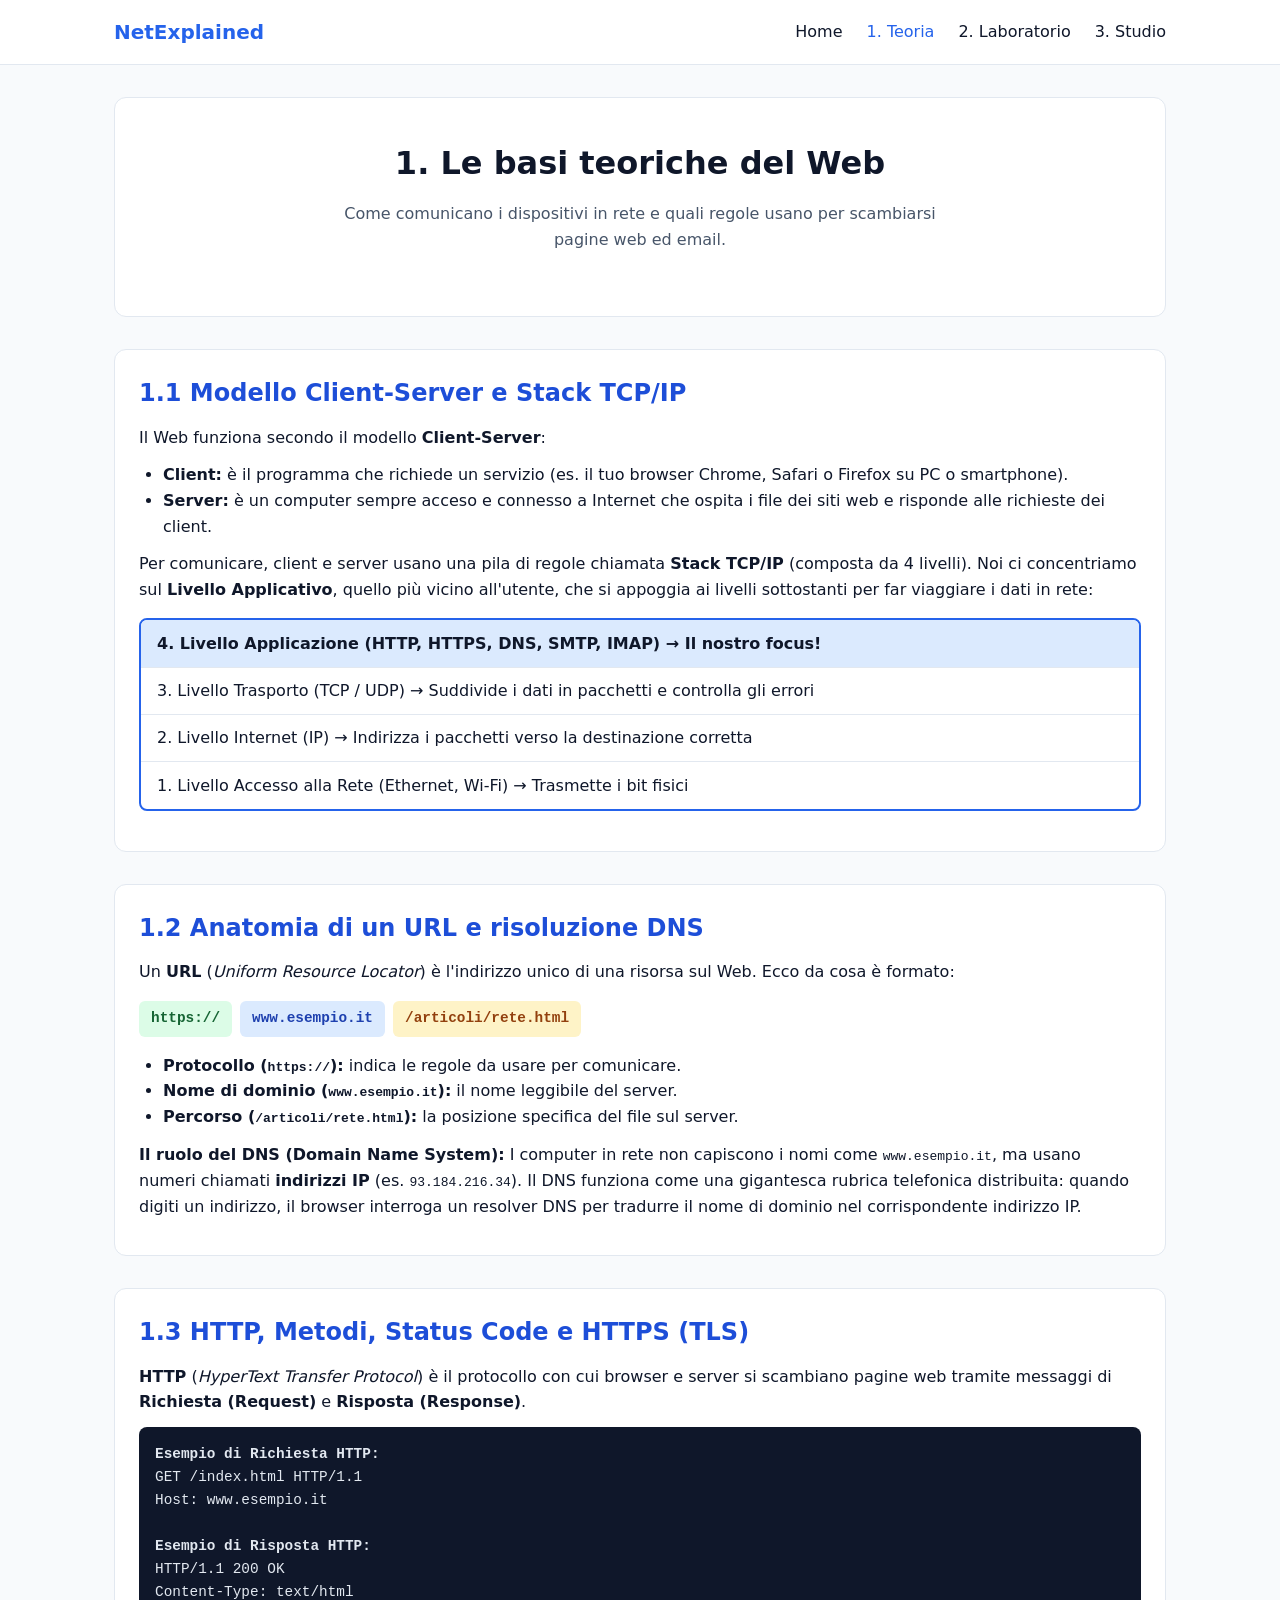
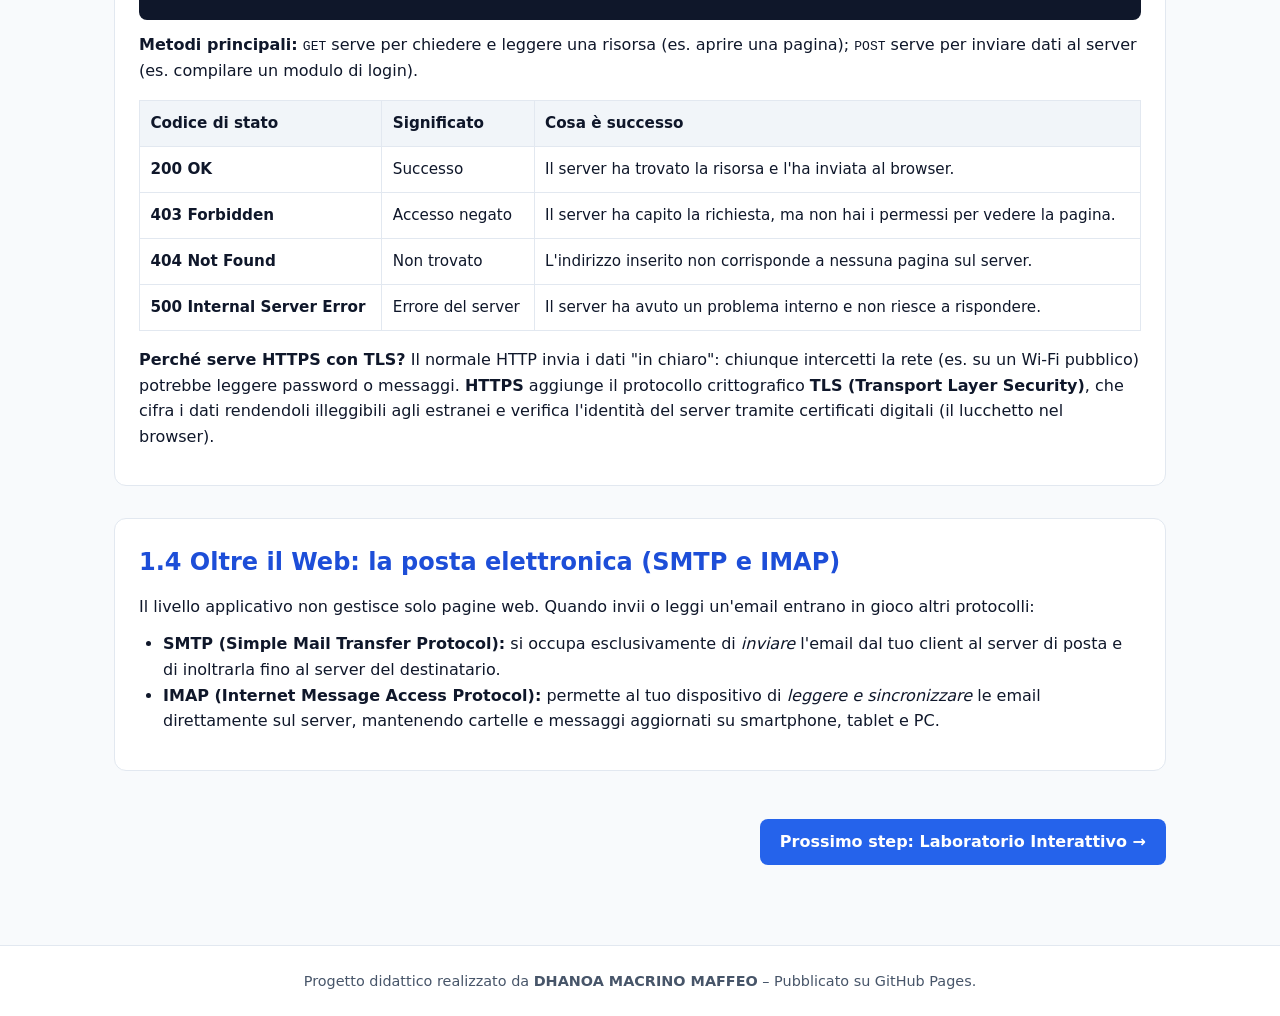
<file: teoria.html>
<!DOCTYPE html>
<html lang="it">
<head>
  <meta charset="UTF-8">
  <meta name="viewport" content="width=device-width, initial-scale=1.0">
  <title>1. Teoria – Come funziona il Web</title>
  <link rel="stylesheet" href="css/style.css">
  <style>
    .theory-section { margin-bottom: 2rem; }
    .theory-section p { margin-bottom: 0.75rem; }
    .theory-section ul { margin-left: 1.5rem; margin-bottom: 0.75rem; }
    .code-box {
      background: #0f172a;
      color: #e2e8f0;
      padding: 1rem;
      border-radius: 8px;
      font-family: monospace;
      overflow-x: auto;
      margin: 0.75rem 0;
      font-size: 0.9rem;
    }
    .url-parts { display: flex; flex-wrap: wrap; gap: 0.5rem; margin: 1rem 0; }
    .url-badge {
      padding: 0.4rem 0.75rem;
      border-radius: 6px;
      font-family: monospace;
      font-weight: bold;
      font-size: 0.9rem;
    }
    table {
      width: 100%;
      border-collapse: collapse;
      margin: 1rem 0;
      font-size: 0.95rem;
    }
    th, td {
      border: 1px solid var(--border);
      padding: 0.65rem;
      text-align: left;
    }
    th { background: #f1f5f9; }
    .stack-box {
      border: 2px solid var(--primary);
      border-radius: 8px;
      overflow: hidden;
      margin: 1rem 0;
    }
    .stack-layer {
      padding: 0.65rem 1rem;
      border-bottom: 1px solid var(--border);
    }
    .stack-layer:last-child { border-bottom: none; }
    .stack-highlight { background: #dbeafe; font-weight: bold; }
  </style>
</head>
<body>
  <header>
    <div class="nav-container">
      <a href="index.html" class="logo">NetExplained</a>
      <button class="menu-btn" id="menuBtn" aria-label="Apri menu">☰</button>
      <ul class="nav-links" id="navLinks">
        <li><a href="index.html">Home</a></li>
        <li><a href="teoria.html" class="active">1. Teoria</a></li>
        <li><a href="laboratorio.html">2. Laboratorio</a></li>
        <li><a href="studio.html">3. Studio</a></li>
      </ul>
    </div>
  </header>

  <main>
    <section class="hero">
      <h1>1. Le basi teoriche del Web</h1>
      <p>Come comunicano i dispositivi in rete e quali regole usano per scambiarsi pagine web ed email.</p>
    </section>

    <!-- 1. Client-Server e TCP/IP -->
    <article class="card theory-section">
      <h2>1.1 Modello Client-Server e Stack TCP/IP</h2>
      <p>Il Web funziona secondo il modello <strong>Client-Server</strong>:</p>
      <ul>
        <li><strong>Client:</strong> è il programma che richiede un servizio (es. il tuo browser Chrome, Safari o Firefox su PC o smartphone).</li>
        <li><strong>Server:</strong> è un computer sempre acceso e connesso a Internet che ospita i file dei siti web e risponde alle richieste dei client.</li>
      </ul>
      <p>Per comunicare, client e server usano una pila di regole chiamata <strong>Stack TCP/IP</strong> (composta da 4 livelli). Noi ci concentriamo sul <strong>Livello Applicativo</strong>, quello più vicino all'utente, che si appoggia ai livelli sottostanti per far viaggiare i dati in rete:</p>
      
      <div class="stack-box">
        <div class="stack-layer stack-highlight">4. Livello Applicazione (HTTP, HTTPS, DNS, SMTP, IMAP) → Il nostro focus!</div>
        <div class="stack-layer">3. Livello Trasporto (TCP / UDP) → Suddivide i dati in pacchetti e controlla gli errori</div>
        <div class="stack-layer">2. Livello Internet (IP) → Indirizza i pacchetti verso la destinazione corretta</div>
        <div class="stack-layer">1. Livello Accesso alla Rete (Ethernet, Wi-Fi) → Trasmette i bit fisici</div>
      </div>
    </article>

    <!-- 2. URL e DNS -->
    <article class="card theory-section">
      <h2>1.2 Anatomia di un URL e risoluzione DNS</h2>
      <p>Un <strong>URL</strong> (<em>Uniform Resource Locator</em>) è l'indirizzo unico di una risorsa sul Web. Ecco da cosa è formato:</p>
      <div class="url-parts">
        <span class="url-badge" style="background:#dcfce7; color:#166534;">https://</span>
        <span class="url-badge" style="background:#dbeafe; color:#1e40af;">www.esempio.it</span>
        <span class="url-badge" style="background:#fef3c7; color:#92400e;">/articoli/rete.html</span>
      </div>
      <ul>
        <li><strong>Protocollo (<code>https://</code>):</strong> indica le regole da usare per comunicare.</li>
        <li><strong>Nome di dominio (<code>www.esempio.it</code>):</strong> il nome leggibile del server.</li>
        <li><strong>Percorso (<code>/articoli/rete.html</code>):</strong> la posizione specifica del file sul server.</li>
      </ul>
      <p><strong>Il ruolo del DNS (Domain Name System):</strong> I computer in rete non capiscono i nomi come <code>www.esempio.it</code>, ma usano numeri chiamati <strong>indirizzi IP</strong> (es. <code>93.184.216.34</code>). Il DNS funziona come una gigantesca rubrica telefonica distribuita: quando digiti un indirizzo, il browser interroga un resolver DNS per tradurre il nome di dominio nel corrispondente indirizzo IP.</p>
    </article>

    <!-- 3. HTTP e HTTPS -->
    <article class="card theory-section">
      <h2>1.3 HTTP, Metodi, Status Code e HTTPS (TLS)</h2>
      <p><strong>HTTP</strong> (<em>HyperText Transfer Protocol</em>) è il protocollo con cui browser e server si scambiano pagine web tramite messaggi di <strong>Richiesta (Request)</strong> e <strong>Risposta (Response)</strong>.</p>
      
      <div class="code-box">
        <strong>Esempio di Richiesta HTTP:</strong><br>
        GET /index.html HTTP/1.1<br>
        Host: www.esempio.it<br><br>
        <strong>Esempio di Risposta HTTP:</strong><br>
        HTTP/1.1 200 OK<br>
        Content-Type: text/html
      </div>

      <p><strong>Metodi principali:</strong> <code>GET</code> serve per chiedere e leggere una risorsa (es. aprire una pagina); <code>POST</code> serve per inviare dati al server (es. compilare un modulo di login).</p>

      <table>
        <thead>
          <tr>
            <th>Codice di stato</th>
            <th>Significato</th>
            <th>Cosa è successo</th>
          </tr>
        </thead>
        <tbody>
          <tr>
            <td><strong>200 OK</strong></td>
            <td>Successo</td>
            <td>Il server ha trovato la risorsa e l'ha inviata al browser.</td>
          </tr>
          <tr>
            <td><strong>403 Forbidden</strong></td>
            <td>Accesso negato</td>
            <td>Il server ha capito la richiesta, ma non hai i permessi per vedere la pagina.</td>
          </tr>
          <tr>
            <td><strong>404 Not Found</strong></td>
            <td>Non trovato</td>
            <td>L'indirizzo inserito non corrisponde a nessuna pagina sul server.</td>
          </tr>
          <tr>
            <td><strong>500 Internal Server Error</strong></td>
            <td>Errore del server</td>
            <td>Il server ha avuto un problema interno e non riesce a rispondere.</td>
          </tr>
        </tbody>
      </table>

      <p><strong>Perché serve HTTPS con TLS?</strong> Il normale HTTP invia i dati "in chiaro": chiunque intercetti la rete (es. su un Wi-Fi pubblico) potrebbe leggere password o messaggi. <strong>HTTPS</strong> aggiunge il protocollo crittografico <strong>TLS (Transport Layer Security)</strong>, che cifra i dati rendendoli illeggibili agli estranei e verifica l'identità del server tramite certificati digitali (il lucchetto nel browser).</p>
    </article>

    <!-- 4. Posta elettronica -->
    <article class="card theory-section">
      <h2>1.4 Oltre il Web: la posta elettronica (SMTP e IMAP)</h2>
      <p>Il livello applicativo non gestisce solo pagine web. Quando invii o leggi un'email entrano in gioco altri protocolli:</p>
      <ul>
        <li><strong>SMTP (Simple Mail Transfer Protocol):</strong> si occupa esclusivamente di <em>inviare</em> l'email dal tuo client al server di posta e di inoltrarla fino al server del destinatario.</li>
        <li><strong>IMAP (Internet Message Access Protocol):</strong> permette al tuo dispositivo di <em>leggere e sincronizzare</em> le email direttamente sul server, mantenendo cartelle e messaggi aggiornati su smartphone, tablet e PC.</li>
      </ul>
    </article>

    <div style="text-align: right;">
      <a href="laboratorio.html" class="btn">Prossimo step: Laboratorio Interattivo →</a>
    </div>
  </main>

  <footer>
    <p>Progetto didattico realizzato da <strong>DHANOA MACRINO MAFFEO</strong> – Pubblicato su GitHub Pages.</p>

  </footer>

  <script>
    document.getElementById('menuBtn').addEventListener('click', () => {
      document.getElementById('navLinks').classList.toggle('open');
    });
  </script>
</body>
</html>
</file>
<file: css/style.css>
:root {
  --bg: #f8fafc;
  --surface: #ffffff;
  --primary: #2563eb;
  --primary-dark: #1d4ed8;
  --text: #0f172a;
  --muted: #475569;
  --border: #e2e8f0;
  --ok: #16a34a;
  --warn: #d97706;
  --err: #dc2626;
}

* { box-sizing: border-box; margin: 0; padding: 0; }

body {
  font-family: system-ui, -apple-system, sans-serif;
  background: var(--bg);
  color: var(--text);
  line-height: 1.6;
  display: flex;
  flex-direction: column;
  min-height: 100vh;
}

/* Navbar responsive */
header {
  background: var(--surface);
  border-bottom: 1px solid var(--border);
  position: sticky;
  top: 0;
  z-index: 100;
}

.nav-container {
  max-width: 1100px;
  margin: 0 auto;
  padding: 1rem 1.5rem;
  display: flex;
  justify-content: space-between;
  align-items: center;
}

.logo {
  font-weight: 800;
  font-size: 1.25rem;
  color: var(--primary);
  text-decoration: none;
}

.nav-links {
  display: flex;
  gap: 1.5rem;
  list-style: none;
}

.nav-links a {
  text-decoration: none;
  color: var(--text);
  font-weight: 500;
}

.nav-links a:hover, .nav-links a.active {
  color: var(--primary);
}

.menu-btn {
  display: none;
  background: none;
  border: 1px solid var(--border);
  padding: 0.4rem 0.75rem;
  border-radius: 6px;
  font-size: 1.2rem;
  cursor: pointer;
}

/* Layout principale */
main {
  flex: 1;
  max-width: 1100px;
  width: 100%;
  margin: 2rem auto;
  padding: 0 1.5rem;
}

.hero {
  background: var(--surface);
  border: 1px solid var(--border);
  border-radius: 12px;
  padding: 2.5rem 2rem;
  text-align: center;
  margin-bottom: 2rem;
}

.hero h1 { font-size: 2rem; margin-bottom: 0.75rem; }
.hero p { color: var(--muted); max-width: 650px; margin: 0 auto 1.5rem; }

.grid {
  display: grid;
  grid-template-columns: repeat(auto-fit, minmax(280px, 1fr));
  gap: 1.5rem;
}

.card {
  background: var(--surface);
  border: 1px solid var(--border);
  border-radius: 12px;
  padding: 1.5rem;
}

.card h2, .card h3 { margin-bottom: 0.75rem; color: var(--primary-dark); }

.btn {
  display: inline-block;
  background: var(--primary);
  color: #fff;
  padding: 0.65rem 1.25rem;
  border-radius: 8px;
  text-decoration: none;
  font-weight: 600;
  border: none;
  cursor: pointer;
  margin-top: 1rem;
}

.btn:hover { background: var(--primary-dark); }

footer {
  background: var(--surface);
  border-top: 1px solid var(--border);
  text-align: center;
  padding: 1.5rem;
  color: var(--muted);
  font-size: 0.9rem;
  margin-top: 3rem;
}

/* Mobile */
@media (max-width: 768px) {
  .menu-btn { display: block; }
  .nav-links {
    display: none;
    flex-direction: column;
    position: absolute;
    top: 62px;
    left: 0;
    right: 0;
    background: var(--surface);
    border-bottom: 1px solid var(--border);
    padding: 1rem 1.5rem;
  }
  .nav-links.open { display: flex; }
}
</file>
